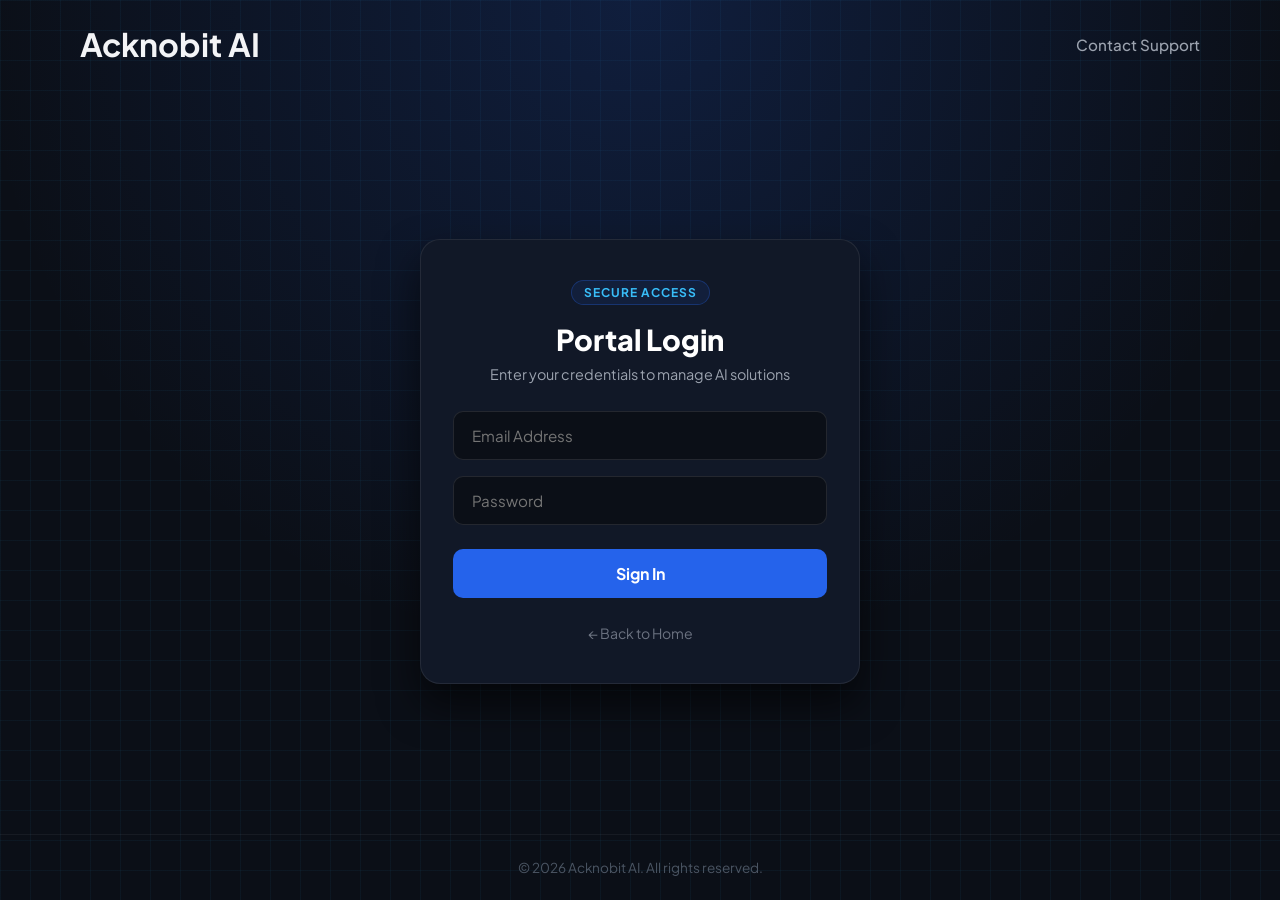
<file: frontend/admin.html>
<!doctype html>
<html lang="en">
  <head>
    <meta charset="UTF-8" />
    <meta name="viewport" content="width=device-width, initial-scale=1.0" />
    <title>Admin Panel</title>

    <style>
      * {
        margin: 0;
        padding: 0;
        box-sizing: border-box;
      }

      body {
        background-color: #020617;
        font-family:
          -apple-system, BlinkMacSystemFont, "Segoe UI", Roboto, sans-serif;
      }

      .sidebar.admin-sidebar {
        width: 260px;
        height: 100vh;
        background-color: #060b13;
        color: #94a3b8;
        display: flex;
        flex-direction: column;
        padding: 24px 16px;
        box-sizing: border-box;
        font-family:
          -apple-system, BlinkMacSystemFont, "Segoe UI", Roboto, sans-serif;
        border-right: 1px solid rgba(255, 255, 255, 0.05);
      }
      .brand {
        display: flex;
        align-items: center;
        gap: 12px;
        margin-bottom: 36px;
        padding-left: 8px;
      }
      .brand .logo-icon {
        display: flex;
        align-items: center;
        justify-content: center;
        border-radius: 10px;
        overflow: hidden;
      }

      .brand .logo-icon img {
        width: 100%;
        height: 100%;
        object-fit: cover;
        display: block;
      }

      .brand-text {
        display: flex;
        flex-direction: column;
        justify-content: center;
      }

      .brand-text h2 {
        color: #ffffff;
        font-size: 1.05rem;
        font-weight: 700;
        letter-spacing: 0.5px;
        line-height: 1.2;
        margin: 0;
      }

      .admin-badge {
        font-size: 0.65rem;
        color: #38bdf8;
        font-weight: 600;
        letter-spacing: 0.8px;
        margin-top: 2px;
      }

      .nav-section {
        display: flex;
        flex-direction: column;
        gap: 6px;
      }

      .section-title {
        font-size: 1rem;
        font-weight: 600;
        color: #475569;
        letter-spacing: 1px;
        margin-bottom: 8px;
        padding-left: 10px;
      }

      .nav-item {
        text-decoration: none;
        align-items: center;
        gap: 12px;
        padding: 10px 12px;
        border-radius: 8px;
        color: #547cb4;
        font-size: 0.9rem;
        font-weight: 500;
        transition: all 0.2s ease;
      }

      .nav-item .icon {
        font-size: 1.1rem;
      }
      .nav-item :hover {
        background-color: rgba(255, 255, 255, 0.04);
        color: #e2e8f0;
      }
      .nav-item.active {
        background-color: #0c1e33;
        color: #38bdf8;
        border: 1px solid rgba(56, 189, 248, 0.25);
      }


      
        .user-panel {
            margin-top: 100px;
            padding-top: 1.25rem;
            border-top: 1px solid blue;
            display: flex;
            align-items: center;
            justify-content: space-between;
        }

        .user-info {
            display: flex;
            align-items: center;
            gap: 12px;
        }
      .user-avatar-img {
            width: 42px;
            height: 42px;
            border-radius: 50%;
            object-fit: cover;
            border: 2px solid;
            background: #1f2937;
        }
         .user-details h4 {
            color: #38bdf8;
            font-size: 0.88rem;
            font-weight: 600;
        }
        .user-details p {
            display: flex;
            font-size: 0.75rem;
            align-items: center;
            text-decoration: solid;
            gap: 4px;
            color: green;
        }

        .user-details p::before{
           content: '';
            width: 6px;
            height: 6px;
            background: green;
            border-radius: 50%;
            display: inline-block;
            margin: 4px;
        }
           .nav-btn {
            display: flex;
            align-items: center;
            justify-content: space-between;
            padding: 0.85rem 1rem;
            border-radius: 10px;
            color: var(--text-muted);
            font-size: 0.9rem;
            font-weight: 600;
            cursor: pointer;
            transition: all 0.2s ease;
            background: transparent;
            border: 1px solid transparent;
            width: 100%;
            text-align: left;
        }
     .nav-btn-left{
        display: flex;
        align-items: center;
        gap: 10px;
     }

    .avtar{
       margin-left: -8px;
        width: 25px;
        text-align: center;
     }
      
    </style>
  </head>
  <body>
    <aside class="sidebar admin-sidebar">
      <!-- Header/Brand -->
      <div class="brand">
        <div class="logo-icon"><img src="Acknobit.jpg" alt="logo-bit" /></div>
        <div class="brand-text">
          <h2>ACKNOBIT</h2>
          <span class="admin-badge">ADMIN PORTAL</span>
        </div>
      </div>

      <!-- Main Navigation Items -->
      <div class="nav-section">
        <span class="section-title">MANAGEMENT</span>

        <!-- 1. Overview: Total bots, active bots, dead bots summary -->
        <a href="#overview" class="nav-item active">
          <span class="icon">📊</span>
          <span class="label">Overview</span>
        </a>

        <!-- 2. Visualizations / Graphs -->
        <a href="#analytics-graphs" class="nav-item">
          <span class="icon">📈</span>
          <span class="label">Analytics & Graphs</span>
        </a>

        <!-- 3. Bot Usages -->
        <a href="#bot-usages" class="nav-item">
          <span class="icon">🤖</span>
          <span class="label">Bot Usages</span>
        </a>

        <!-- 4. Customers -->
        <a href="#customers" class="nav-item">
          <span class="icon">👥</span>
          <span class="label">Customers</span>
        </a>

        <!-- 5. Messages -->
        <a href="#messages" class="nav-item">
          <span class="icon">💬</span>
          <span class="label">Messages</span>
        </a>
      </div>

      <!-- Bottom Section: Settings & Profile -->
       <div class="nav-label">Account</div>
            <button class="nav-btn" onclick="navigateTab('profile')">
                <div class="nav-btn-left">
                    <div class="avtar">
                     <svg xmlns="http://w3.org" viewBox="0 0 24 24" width="100%" height="100%">
  <!-- Background matching the image context -->
  <rect width="24" height="24" fill="#0b131e" />

  <g fill="#90a4ae">
    <!-- Profile Avatar (User Body & Head) -->
    <!-- Head -->
    <circle cx="9" cy="6.5" r="2.5" />
    
    <!-- Torso with cutout for the gear overlap -->
    <path d="M 9,10.5 
             C 5.5,10.5 3.5,12.5 3.5,15.5 
             L 3.5,17.5 
             L 10.1,17.5 
             A 4.5,4.5 0 0,1 9.6,15.0
             A 4.5,4.5 0 0,1 12.6,11.0 
             C 11.5,10.6 10.3,10.5 9,10.5 Z" />

    <!-- Settings Gear Component -->
    <path d="M 16.5,11 A 0.5,0.5 0 0,1 17,11.5 L 17,12 L 17.5,12 A 0.5,0.5 0 0,1 18,12.5 L 18,13.5 A 0.5,0.5 0 0,1 17.5,14 L 17,14 L 17,14.5 A 0.5,0.5 0 0,1 16.5,15 L 15.5,15 A 0.5,0.5 0 0,1 15,14.5 L 15,14 L 14.5,14 A 0.5,0.5 0 0,1 14,13.5 L 14,12.5 A 0.5,0.5 0 0,1 14.5,12 L 15,12 L 15,11.5 A 0.5,0.5 0 0,1 15.5,11 Z" opacity="0" />
    
    <!-- Detailed Gear Path with 6 Teeth -->
    <path d="M 16,11.5 C 16,11.2 15.8,11 15.5,11 L 14.5,11 C 14.2,11 14,11.2 14,11.5 L 14.2,12.3 C 13.9,12.5 13.6,12.7 13.4,13 L 12.6,12.7 C 12.3,12.6 12,12.8 11.9,13.1 L 11.4,14 C 11.2,14.3 11.3,14.6 11.6,14.8 L 12.3,15.2 C 12.3,15.5 12.3,15.8 12.3,16.1 L 11.6,16.5 C 11.3,16.7 11.2,17 11.4,17.3 L 11.9,18.2 C 12.1,18.5 12.4,18.6 12.7,18.5 L 13.4,18.2 C 13.7,18.5 14,18.7 14.3,18.9 L 14.1,19.7 C 14.1,20 14.3,20.2 14.6,20.2 L 15.6,20.2 C 15.9,20.2 16.1,20 16.1,19.7 L 16.2,18.9 C 16.5,18.7 16.8,18.5 17.1,18.2 L 17.8,18.5 C 18.1,18.6 18.4,18.5 18.6,18.2 L 19.1,17.3 C 19.3,17 19.2,16.7 18.9,16.5 L 18.2,16.1 C 18.2,15.8 18.2,15.5 18.2,15.2 L 18.9,14.8 C 19.2,14.6 19.3,14.3 19.1,14 L 18.6,13.1 C 18.4,12.8 18.1,12.6 17.8,12.7 L 17.1,13 C 16.8,12.7 16.5,12.5 16.2,12.3 Z 
             M 15.1,17 C 14.2,17 13.4,16.2 13.4,15.2 C 13.4,14.2 14.2,13.4 15.1,13.4 C 16.1,13.4 16.9,14.2 16.9,15.2 C 16.9,16.2 16.1,17 15.1,17 Z" />
  </g>
</svg>

                    </div>
                    <span>Profile & Settings</span>
                </div>
            </button>
        </div>

                <div class="user-panel">
            <div class="user-info">
                <img src="https://images.unsplash.com/photo-1535713875002-d1d0cf377fde?w=150" alt="Avatar" class="user-avatar-img" id="sidebarAvatar">
                <div class="user-details">
                    <h4 id="sidebarUsername">Demo Account</h4>
                    <p>Admin Member</p>
                </div>
                
        
      </div>
    </aside>
    <script>
    function navigateTab(tab) {
        if (tab === 'profile') {
          window.location.href = 'profile.html';
        }
      }

      document.addEventListener("DOMContentLoaded", function () {
        const userId = localStorage.getItem("userId");
        const storedEmail = localStorage.getItem("userEmail");

        if (!userId) {
          window.location.href = "login.html";
          return;
        }

        fetch(`http://localhost:8080/api/profile/${userId}`)
          .then((response) => {
            if (!response.ok) throw new Error("Profile not found");
            return response.json();
          })
          .then((profile) => {
            const displayName = profile.fullName || profile.username || storedEmail || "Admin User";
            document.getElementById("sidebarUsername").textContent = displayName;

            if (profile.avatarUrl) {
              const avatarPath = profile.avatarUrl.startsWith("http")
                ? profile.avatarUrl
                : `http://localhost:8080${profile.avatarUrl}`;
              document.getElementById("sidebarAvatar").src = avatarPath;
            }
          })
          .catch((err) => {
            console.warn("Could not fetch full profile, using local fallback", err);
            if (storedEmail) {
              document.getElementById("sidebarUsername").textContent = storedEmail.split("@")[0];
            }
          });
      });
    </script>
  </body>
</html>
</file>
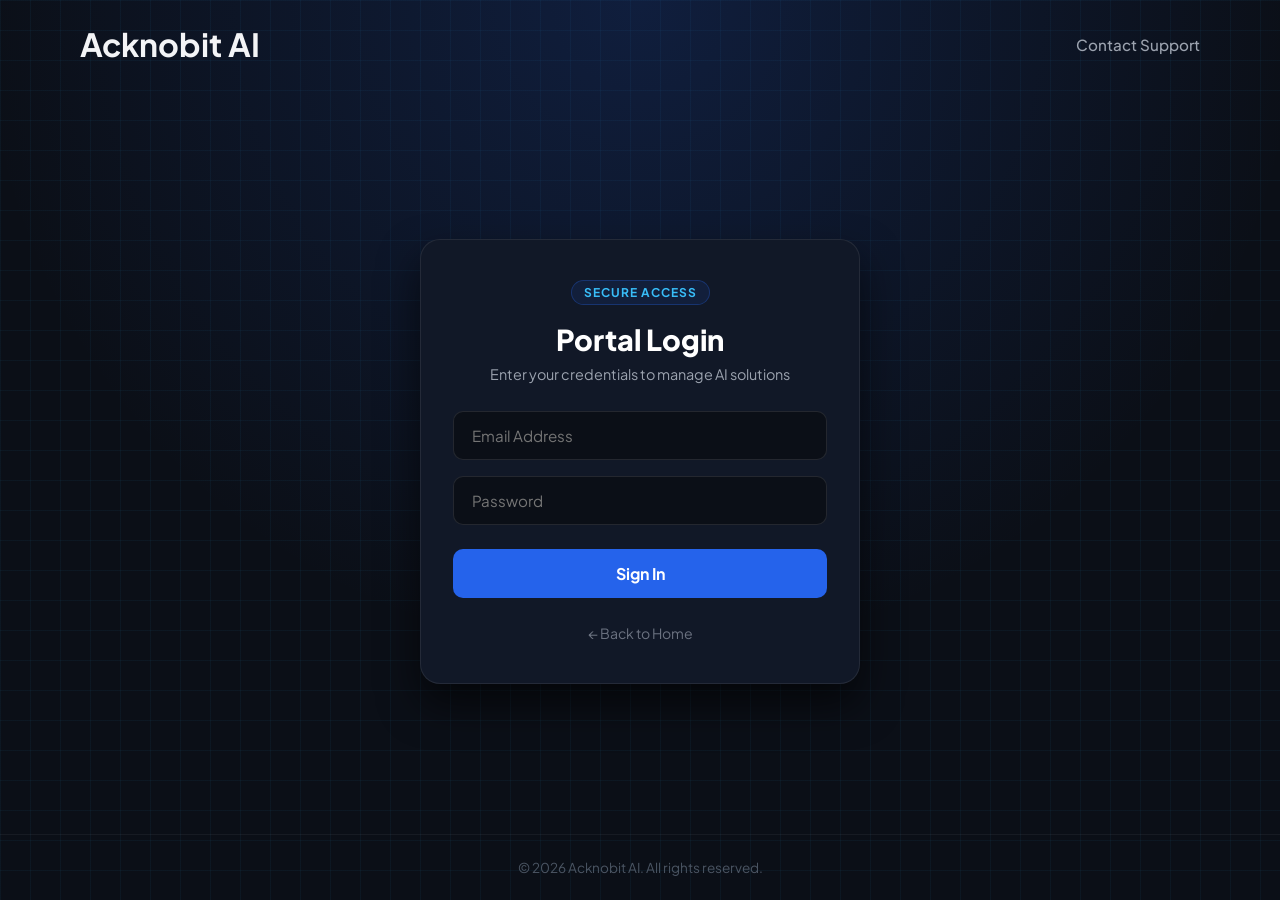
<file: frontend/login.html>
<!DOCTYPE html>
<html lang="en">
<head>
    <meta charset="UTF-8">
    <meta name="viewport" content="width=device-width, initial-scale=1.0">
    <link rel="stylesheet" href="login.css">
    <title>Acknobit AI - Admin Login</title>
</head>
<body>
    <header class="header-container">
        <h1>Acknobit AI</h1>
        <nav class="nav-bar">
            <ul>
                <li><a href="index.html#contact">Contact Support</a></li>
            </ul>
        </nav>
    </header>

    <main class="main-container">
        <div class="loginc">
            <div class="loginbox">
                <div id="success-overlay" style="display:none; text-align:center;">
                    <h2 class="success-title">Access Granted</h2>
                    <p class="success-subtitle">Redirecting to Dashboard...</p>
                </div>

                <div id="login-content">
                    <div class="tag-badge">SECURE ACCESS</div>
                    <h3 class="logwa">Portal Login</h3>
                    <p class="desc">Enter your credentials to manage AI solutions</p>

                    <form id="loginForm" novalidate>
                        <div class="inputg">
                            <input type="email" id="mail" name="email" placeholder="Email Address" required>
                        </div>
                        <div class="inputg">
                            <input type="password" id="password" name="password" placeholder="Password" required>
                        </div>
                        <button type="submit" class="but">Sign In</button>
                        
                        <div class="login-footer">
                            <div class="jaruri">
                                <a href="index.html">← Back to Home</a>
                            </div>
                        </div>
                    </form>
                </div>
            </div>
        </div> 
    </main>

    <footer>
        © 2026 Acknobit AI. All rights reserved.
    </footer>

<script>
const form = document.getElementById('loginForm');
const loginContent = document.getElementById('login-content');
const successOverlay = document.getElementById('success-overlay');

form.addEventListener('submit', function(e) {
    e.preventDefault();
    
    let isValid = true;
    document.querySelectorAll('.error-msg').forEach(el => el.remove());
    document.querySelectorAll('input').forEach(el => el.style.borderColor = '');
    
    const mail = document.getElementById("mail");
    const password = document.getElementById("password");

    const inputs = [mail, password];

    inputs.forEach(input => {
        if (!input.value.trim()) {
            isValid = false;
            input.style.borderColor = '#ef4444';
            const err = document.createElement('span');
            err.className = 'error-msg';
            err.style.cssText = 'color: #ef4444; font-size: 0.8rem; display: block; margin-top: -10px; margin-bottom: 12px; text-align: left;';
            err.textContent = "Please fill in this field";
            input.parentNode.appendChild(err);
        }
    });
    
    if (isValid) {
        const userData = {
            email: mail.value.trim().toLowerCase(),
            password: password.value.trim()
        };

        fetch("http://localhost:8080/Admin/login", {
            method: "POST",
            headers: {
                "Content-Type": "application/json"
            },
            body: JSON.stringify(userData)
        })
        .then(async response => {
            const data = await response.json();
            
            if (response.ok) {
                localStorage.setItem("userId", data.id);
                localStorage.setItem("userEmail", data.email || userData.email);
                if (loginContent && successOverlay) {
                    loginContent.style.display = "none";
                    successOverlay.style.display = "block";
                }
                setTimeout(() => {
                    window.location.href = "admin.html";
                }, 2000);
            } else {
                alert("LOGIN FAILED: " + (data.message || "Invalid Credentials"));
            }
        })
        .catch(error => {
            console.error("Server Side Error: ", error);
            alert("SERVER SIDE ISSUE: Connection Failed");
        });
    }
});
</script>
</body>
</html>
</file>
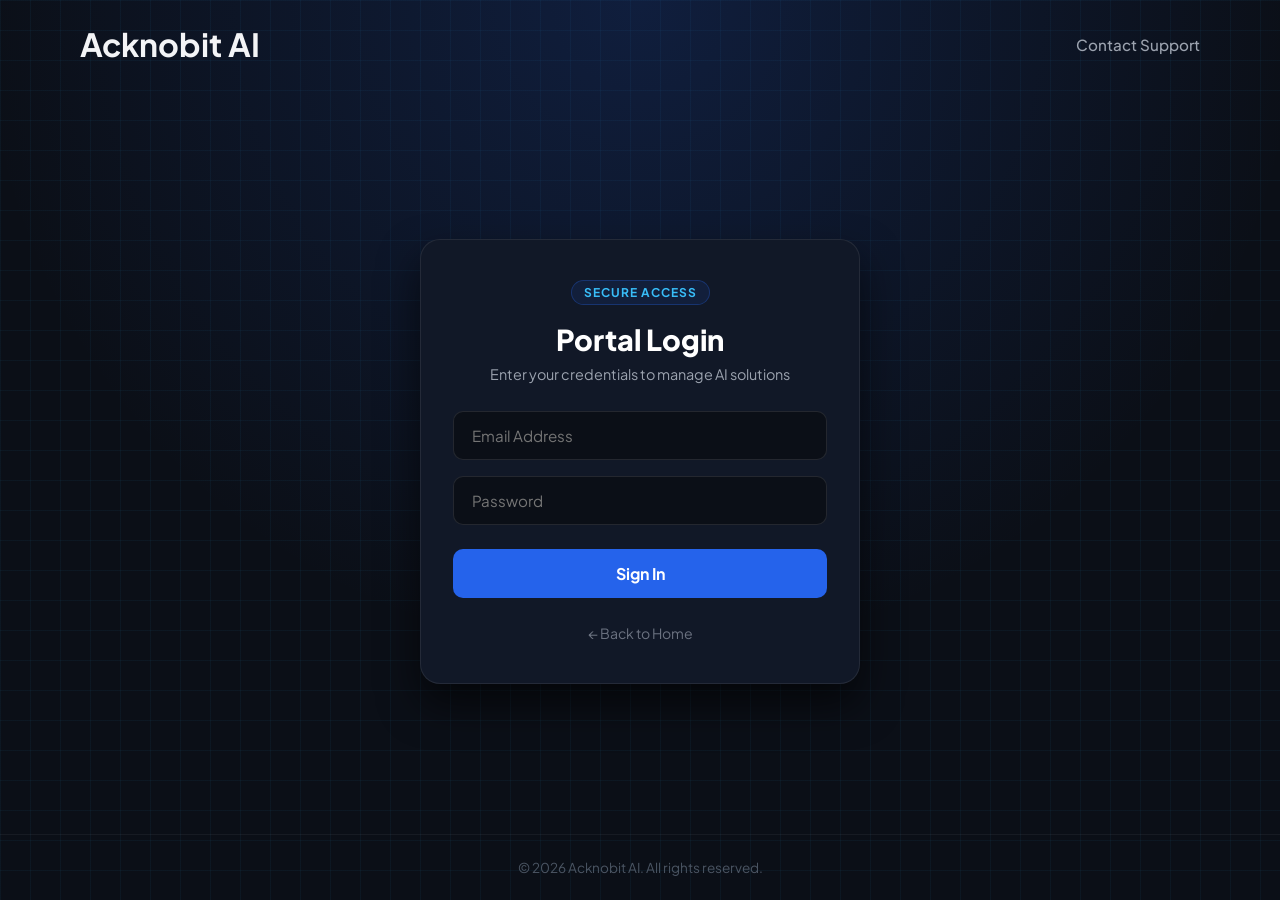
<file: frontend/profile.html>
<!DOCTYPE html>
<html lang="en">
<head>
    <meta charset="UTF-8">
    <meta name="viewport" content="width=device-width, initial-scale=1.0">
    <title>Acknobit | Profile & Workspace Settings</title>
    <link rel="preconnect" href="https://fonts.googleapis.com">
    <link rel="preconnect" href="https://fonts.gstatic.com" crossorigin>
    <link href="https://fonts.googleapis.com/css2?family=Plus+Jakarta+Sans:wght@400;500;600;700;800&family=JetBrains+Mono:wght@400;500;600&display=swap" rel="stylesheet">
    <link rel="stylesheet" href="https://cdnjs.cloudflare.com/ajax/libs/font-awesome/6.4.0/css/all.min.css">
    <style>
        :root {
            --bg: #030712;
            --surface: #0b0f19;
            --card: #111827;
            --border: #1f2937;
            --primary: #38bdf8;
            --primary-glow: rgba(56, 189, 248, 0.15);
            --text: #f9fafb;
            --text-muted: #9ca3af;
        }
        * { margin: 0; padding: 0; box-sizing: border-box; font-family: 'Plus Jakarta Sans', system-ui, sans-serif; }
        body { background-color: var(--bg); color: var(--text); min-height: 100vh; }
        main { max-width: 1100px; margin: 0 auto; padding: 2.5rem 2rem; }

        .topbar-title h1 { font-size: 2rem; font-weight: 800; letter-spacing: -0.5px; }
        .topbar-title p { color: var(--text-muted); font-size: 0.95rem; margin-top: 4px; margin-bottom: 2rem; }

        .profile-container {
            display: grid;
            grid-template-columns: 320px 1fr;
            gap: 2rem;
        }
        @media (max-width: 800px) {
            .profile-container { grid-template-columns: 1fr; }
            .form-row { grid-template-columns: 1fr !important; }
        }

        .profile-card {
            background: var(--card);
            border: 1px solid var(--border);
            border-radius: 16px;
            padding: 2rem;
            text-align: center;
            display: flex;
            flex-direction: column;
            align-items: center;
            height: fit-content;
        }
        .avatar-uploader { position: relative; width: 110px; height: 110px; margin-bottom: 1.5rem; }
        .avatar-preview {
            width: 100%; height: 100%; border-radius: 50%; object-fit: cover;
            border: 3px solid var(--primary); box-shadow: 0 0 20px rgba(56, 189, 248, 0.2); background: #1f2937;
        }
        .avatar-upload-btn {
            position: absolute; bottom: 0; right: 0; width: 36px; height: 36px;
            background: var(--primary); color: var(--bg); border-radius: 50%;
            display: flex; align-items: center; justify-content: center; cursor: pointer;
            box-shadow: 0 4px 10px rgba(0,0,0,0.5); transition: transform 0.2s;
        }
        .avatar-upload-btn:hover { transform: scale(1.1); }
        .profile-card h3 { font-size: 1.2rem; font-weight: 700; }
        .profile-card p { color: var(--text-muted); font-size: 0.85rem; margin-top: 4px; }

        .settings-card { background: var(--card); border: 1px solid var(--border); border-radius: 16px; padding: 2rem; margin-bottom: 2rem; }
        .settings-card-header { margin-bottom: 1.5rem; padding-bottom: 1rem; border-bottom: 1px solid var(--border); }
        .settings-card-header h3 { font-size: 1.15rem; font-weight: 700; }
        .settings-card-header p { color: var(--text-muted); font-size: 0.85rem; margin-top: 3px; }

        .form-row { display: grid; grid-template-columns: 1fr 1fr; gap: 1.5rem; margin-bottom: 1.5rem; }
        .form-group label { display: block; font-size: 0.85rem; font-weight: 600; color: var(--text-muted); margin-bottom: 0.5rem; }
        .form-input {
            width: 100%; padding: 0.8rem 1rem; background: var(--surface); border: 1px solid var(--border);
            border-radius: 10px; color: var(--text); font-size: 0.9rem; outline: none; transition: border-color 0.2s;
        }
        .form-input:focus { border-color: var(--primary); box-shadow: 0 0 0 3px var(--primary-glow); }

        .switch-row { display: flex; align-items: center; justify-content: space-between; padding: 1rem 0; border-bottom: 1px solid var(--border); }
        .switch-row:last-child { border-bottom: none; }
        .switch-info h4 { font-size: 0.95rem; font-weight: 600; }
        .switch-info p { font-size: 0.8rem; color: var(--text-muted); margin-top: 2px; }
        .switch { position: relative; display: inline-block; width: 46px; height: 24px; flex-shrink: 0; }
        .switch input { opacity: 0; width: 0; height: 0; }
        .slider { position: absolute; cursor: pointer; top: 0; left: 0; right: 0; bottom: 0; background-color: var(--border); transition: .3s; border-radius: 24px; }
        .slider:before { position: absolute; content: ""; height: 18px; width: 18px; left: 3px; bottom: 3px; background-color: white; transition: .3s; border-radius: 50%; }
        input:checked + .slider { background-color: var(--primary); }
        input:checked + .slider:before { transform: translateX(22px); }

        .btn-saas {
            display: inline-flex; align-items: center; gap: 8px; padding: 0.75rem 1.4rem; border-radius: 10px;
            font-weight: 600; font-size: 0.88rem; cursor: pointer; transition: all 0.2s ease; text-decoration: none; border: none;
        }
        .btn-primary { background: linear-gradient(135deg, #0284c7 0%, var(--primary) 100%); color: #030712; font-weight: 700; box-shadow: 0 4px 15px rgba(56, 189, 248, 0.25); }
        .btn-primary:hover { filter: brightness(1.1); }
        .btn-secondary { background: var(--card); color: var(--text); border: 1px solid var(--border); }
        .btn-secondary:hover { background: var(--border); }

        .toast {
            position: fixed; bottom: 2rem; right: 2rem; background: var(--card); border: 1px solid var(--primary);
            color: var(--text); padding: 1rem 1.5rem; border-radius: 12px; display: flex; align-items: center; gap: 12px;
            box-shadow: 0 20px 40px rgba(0,0,0,0.5); transform: translateY(100px); opacity: 0;
            transition: all 0.3s cubic-bezier(0.16, 1, 0.3, 1); z-index: 200;
        }
        .toast.show { transform: translateY(0); opacity: 1; }
    </style>
</head>
<body>
    <main>
        <div class="topbar-title">
            <h1>Profile & Workspace Settings</h1>
            <p>Customize your personal profile picture, notification channels, and portal behavior.</p>
        </div>

        <div class="profile-container">
            <div class="profile-card">
                <div class="avatar-uploader">
                    <img src="https://images.unsplash.com/photo-1535713875002-d1d0cf377fde?w=150" alt="Avatar" class="avatar-preview" id="mainAvatarPreview">
                    <label for="avatarInput" class="avatar-upload-btn">
                        <i class="fa-solid fa-camera"></i>
                    </label>
                    <input type="file" id="avatarInput" accept="image/*" style="display: none;">
                </div>
                <h3 id="cardProfileName">Demo Account</h3>
                <p id="cardProfileEmail">demo@acknobit.io</p>
                <div style="margin-top: 1.5rem; width: 100%;">
                    <button class="btn-saas btn-secondary" style="width: 100%; justify-content: center;" onclick="document.getElementById('avatarInput').click()">
                        <i class="fa-solid fa-upload"></i> Change Photo
                    </button>
                </div>
            </div>

            <div>
                <div class="settings-card">
                    <div class="settings-card-header">
                        <h3>Personal Information</h3>
                        <p>Update your primary contact and organizational details.</p>
                    </div>
                    <div class="form-row">
                        <div class="form-group">
                            <label>Full Name</label>
                            <input type="text" class="form-input" id="inputFullName" value="">
                        </div>
                        <div class="form-group">
                            <label>Email Address</label>
                            <input type="email" class="form-input" id="inputEmail" value="">
                        </div>
                    </div>
                    <div class="form-row">
                        <div class="form-group">
                            <label>Phone / WhatsApp Number</label>
                            <input type="text" class="form-input" id="inputPhone" value="">
                        </div>
                        <div class="form-group">
                            <label>Preferred Communication</label>
                            <select class="form-input" id="inputComm">
                                <option>WhatsApp & Email</option>
                                <option>Telegram</option>
                                <option>Email Only</option>
                            </select>
                        </div>
                    </div>
                    <button class="btn-saas btn-primary" onclick="saveProfileChanges()">
                        <i class="fa-solid fa-floppy-disk"></i> Save Profile Details
                    </button>
                </div>

                <div class="settings-card">
                    <div class="settings-card-header">
                        <h3>Client Preferences & Toggles</h3>
                        <p>Adjust alerts and notification preferences.</p>
                    </div>

                    <div class="switch-row">
                        <div class="switch-info">
                            <h4>Instant WhatsApp Updates</h4>
                            <p>Get alerted as soon as our bot finishes building deliverables.</p>
                        </div>
                        <label class="switch">
                            <input type="checkbox" checked onchange="showToast('Notification settings changed')">
                            <span class="slider"></span>
                        </label>
                    </div>

                    <div class="switch-row">
                        <div class="switch-info">
                            <h4>Weekly Progress Summary</h4>
                            <p>Receive automated milestone reports on ongoing works.</p>
                        </div>
                        <label class="switch">
                            <input type="checkbox" checked onchange="showToast('Summary preference updated')">
                            <span class="slider"></span>
                        </label>
                    </div>

                    <div class="switch-row">
                        <div class="switch-info">
                            <h4>Direct Developer Access</h4>
                            <p>Allow bot architects to send priority questions to your WhatsApp.</p>
                        </div>
                        <label class="switch">
                            <input type="checkbox" onchange="showToast('Developer access updated')">
                            <span class="slider"></span>
                        </label>
                    </div>
                </div>
            </div>
        </div>
    </main>

    <div class="toast" id="toast">
        <i class="fa-solid fa-circle-check" style="color: var(--primary);"></i>
        <span id="toastMsg">Action executed successfully.</span>
    </div>

    <script>
        const userId = localStorage.getItem("userId");
        const storedEmail = localStorage.getItem("userEmail");
        let selectedAvatarFile = null;

        document.addEventListener("DOMContentLoaded", function () {
            if (!userId) {
                window.location.href = "login.html";
                return;
            }

            fetch(`http://localhost:8080/api/profile/${userId}`)
                .then(response => {
                    if (!response.ok) throw new Error("Profile not found");
                    return response.json();
                })
                .then(profile => {
                    const fullName = profile.fullName || "Admin User";
                    const email = profile.email || storedEmail || "";
                    const phone = profile.phone || "";

                    document.getElementById("cardProfileName").textContent = fullName;
                    document.getElementById("cardProfileEmail").textContent = email;
                    document.getElementById("inputFullName").value = fullName;
                    document.getElementById("inputEmail").value = email;
                    document.getElementById("inputPhone").value = phone;

                    if (profile.avatarUrl) {
                        const avatarPath = profile.avatarUrl.startsWith("http")
                            ? profile.avatarUrl
                            : `http://localhost:8080${profile.avatarUrl}`;
                        document.getElementById("mainAvatarPreview").src = avatarPath;
                    }
                })
                .catch(err => {
                    console.warn("Could not fetch profile, applying local fallback:", err);
                    if (storedEmail) {
                        document.getElementById("cardProfileEmail").textContent = storedEmail;
                        document.getElementById("inputEmail").value = storedEmail;
                    }
                });
        });

        document.getElementById("avatarInput").addEventListener("change", async function (event) {
            const file = event.target.files[0];
            if (!file || !userId) return;

            selectedAvatarFile = file;

            const reader = new FileReader();
            reader.onload = (e) => {
                document.getElementById("mainAvatarPreview").src = e.target.result;
            };
            reader.readAsDataURL(file);

            const fullName = document.getElementById("inputFullName").value.trim();
            const email = document.getElementById("inputEmail").value.trim();
            const phone = document.getElementById("inputPhone").value.trim();

            const profileData = { fullName, email, phone };
            const formData = new FormData();
            formData.append("profile", new Blob([JSON.stringify(profileData)], { type: "application/json" }));
            formData.append("avatar", file);

            try {
                const response = await fetch(`http://localhost:8080/api/profile/${userId}`, {
                    method: "PUT",
                    body: formData
                });

                if (response.ok) {
                    const savedProfile = await response.json();
                    if (savedProfile.avatarUrl) {
                        const avatarPath = savedProfile.avatarUrl.startsWith("http")
                            ? savedProfile.avatarUrl
                            : `http://localhost:8080${savedProfile.avatarUrl}`;
                        document.getElementById("mainAvatarPreview").src = avatarPath;
                    }
                    showToast("Profile photo updated successfully!");
                } else {
                    const errorMsg = await response.text();
                    showToast("Failed to upload photo: " + errorMsg);
                }
            } catch (err) {
                console.error("Auto photo upload error:", err);
                showToast("Network error while uploading photo.");
            }
        });

        async function saveProfileChanges() {
            if (!userId) {
                showToast("Please login first!");
                return;
            }

            const fullName = document.getElementById("inputFullName").value.trim();
            const email = document.getElementById("inputEmail").value.trim();
            const phone = document.getElementById("inputPhone").value.trim();

            const profileData = {
                fullName: fullName,
                email: email,
                phone: phone
            };

            const formData = new FormData();
            formData.append("profile", new Blob([JSON.stringify(profileData)], { type: "application/json" }));

            if (selectedAvatarFile) {
                formData.append("avatar", selectedAvatarFile);
            }

            try {
                const response = await fetch(`http://localhost:8080/profile/${userId}`, {
                    method: "PUT",
                    body: formData
                });

                if (response.ok) {
                    const savedProfile = await response.json();
                    document.getElementById("cardProfileName").textContent = savedProfile.fullName || fullName;
                    document.getElementById("cardProfileEmail").textContent = savedProfile.email || email;
                    showToast("Profile details saved successfully!");
                } else {
                    const errorMsg = await response.text();
                    showToast("Save failed: " + errorMsg);
                }
            } catch (error) {
                console.error("Save profile error:", error);
                showToast("Network error while saving details.");
            }
        }

        function showToast(msg) {
            const toast = document.getElementById("toast");
            document.getElementById("toastMsg").innerText = msg;
            toast.classList.add("show");
            setTimeout(() => toast.classList.remove("show"), 3000);
        }
    </script>
</body>
</html>
</file>
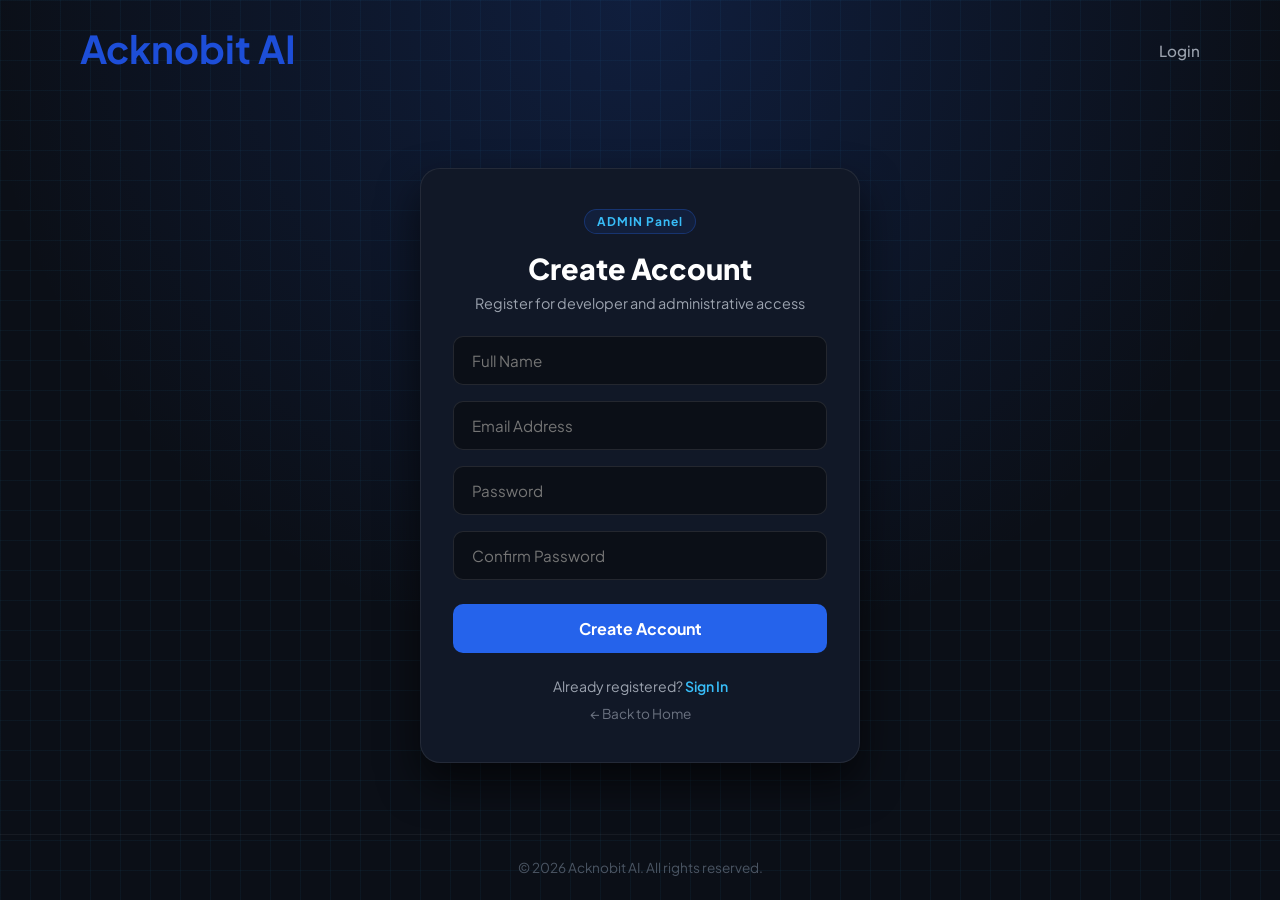
<file: frontend/register.html>
<!DOCTYPE html>
<html lang="en">
<head>
    <meta charset="UTF-8">
    <meta name="viewport" content="width=device-width, initial-scale=1.0">
    <link rel="stylesheet" href="register.css">
    <title>Acknobit AI - Admin Registration</title>
</head>
<body>
    <header class="header-container">
        <h1>Acknobit AI</h1>
        <nav class="nav-bar">
            <ul>
                <li><a href="login.html">Login</a></li>
            </ul>
        </nav>
    </header>

    <main class="main-container">
        <div class="loginc">
            <div class="loginbox">
                <div id="success-overlay" style="display:none; text-align:center;">
                    <h2 class="success-title">Account Created</h2>
                    <p class="success-subtitle">Redirecting to Login...</p>
                </div>

                <div id="register-content">
                    <div class="tag-badge">ADMIN Panel</div>
                    <h3 class="logwa">Create Account</h3>
                    <p class="desc">Register for developer and administrative access</p>

                    <form id="registerForm" novalidate>
                        <div class="inputg">
                            <input type="text" id="fullName" name="fullName" placeholder="Full Name" required>
                        </div>
                        <div class="inputg">
                            <input type="email" id="mail" name="email" placeholder="Email Address" required>
                        </div>
                        <div class="inputg">
                            <input type="password" id="password" name="password" placeholder="Password" required>
                        </div>
                        <div class="inputg">
                            <input type="password" id="confirmPassword" name="confirmPassword" placeholder="Confirm Password" required>
                        </div>
                        <button type="submit" class="but">Create Account</button>
                        
                        <div class="login-footer">
                            <div class="jaruri">
                                <p class="alt-action">Already registered? <a href="login.html">Sign In</a></p>
                                <a href="index.html" class="back-link">← Back to Home</a>
                            </div>
                        </div>
                    </form>
                </div>
            </div>
        </div> 
    </main>

    <footer>
        © 2026 Acknobit AI. All rights reserved.
    </footer>

<script>
const form = document.getElementById('registerForm');
const registerContent = document.getElementById('register-content');
const successOverlay = document.getElementById('success-overlay');

form.addEventListener('submit', function(e) {
    e.preventDefault();
    
    let isValid = true;
    document.querySelectorAll('.error-msg').forEach(el => el.remove());
    document.querySelectorAll('input').forEach(el => el.style.borderColor = '');
    
    const fullName = document.getElementById("fullName");
    const mail = document.getElementById("mail");
    const password = document.getElementById("password");
    const confirmPassword = document.getElementById("confirmPassword");

    const inputs = [fullName, mail, password, confirmPassword];

    inputs.forEach(input => {
        if (!input.value.trim()) {
            isValid = false;
            input.style.borderColor = '#ef4444';
            const err = document.createElement('span');
            err.className = 'error-msg';
            err.style.cssText = 'color: #ef4444; font-size: 0.8rem; display: block; margin-top: -10px; margin-bottom: 12px; text-align: left;';
            err.textContent = "Please fill in this field";
            input.parentNode.appendChild(err);
        }
    });

    if (isValid && password.value.trim() !== confirmPassword.value.trim()) {
        isValid = false;
        confirmPassword.style.borderColor = '#ef4444';
        const err = document.createElement('span');
        err.className = 'error-msg';
        err.style.cssText = 'color: #ef4444; font-size: 0.8rem; display: block; margin-top: -10px; margin-bottom: 12px; text-align: left;';
        err.textContent = "Passwords do not match";
        confirmPassword.parentNode.appendChild(err);
    }
    
    if (isValid) {
        const userData = {
            Username: fullName.value.trim(),
            email: mail.value.trim().toLowerCase(),
            password: password.value.trim()
        };

        fetch("http://localhost:8080/Admin/register", {
            method: "POST",
            headers: {
                "Content-Type": "application/json"
            },
            body: JSON.stringify(userData)
        })
        .then(async response => {
            const data = await response.json();
            if (response.ok) {
                if (registerContent && successOverlay) {
                    registerContent.style.display = "none";
                    successOverlay.style.display = "block";
                }
                setTimeout(() => {
                    window.location.href = "login.html";
                }, 2000);
            } else {
                alert("REGISTRATION FAILED: " + (data.message || "Could not complete registration"));
            }
        })
        .catch(error => {
            console.error("Server Error: ", error);
            alert("SERVER SIDE ISSUE: Connection Failed");
        });
    }
});
</script>
</body>
</html>
</file>
<file: frontend/login.css>
@import url('https://fonts.googleapis.com/css2?family=Plus+Jakarta+Sans:wght@400;500;600;700;800&display=swap');

* {
    margin: 0;
    padding: 0;
    box-sizing: border-box;
    font-family: 'Plus Jakarta Sans', sans-serif;
}

body {
    background-color: #0b0f17;
    background-image: 
        radial-gradient(circle at 50% 0%, rgba(37, 99, 235, 0.18) 0%, rgba(15, 23, 42, 0) 60%),
        linear-gradient(rgba(56, 189, 248, 0.05) 1px, transparent 1px),
        linear-gradient(90deg, rgba(56, 189, 248, 0.05) 1px, transparent 1px);
    background-size: 100% 100%, 30px 30px, 30px 30px;
    background-attachment: fixed;
    color: #f3f4f6;
    min-height: 100vh;
    display: flex;
    flex-direction: column;
    justify-content: space-between;
}

.header-container {
    padding: 24px 40px;
    display: flex;
    justify-content: space-between;
    align-items: center;
    max-width: 1200px;
    width: 100%;
    margin: 0 auto;
}


.nav-bar ul {
    list-style: none;
}

.nav-bar a {
    color: #9ca3af;
    text-decoration: none;
    font-size: 0.95rem;
    font-weight: 500;
    transition: color 0.3s ease;
}

.nav-bar a:hover {
    color: #38bdf8;
}

.main-container {
    display: flex;
    align-items: center;
    justify-content: center;
    flex: 1;
    padding: 40px 20px;
}

.loginc {
    width: 100%;
    max-width: 440px;
}

.loginbox {
    background: #111827;
    border: 1px solid rgba(255, 255, 255, 0.08);
    border-radius: 20px;
    padding: 40px 32px;
    box-shadow: 0 20px 40px rgba(0, 0, 0, 0.6);
    text-align: center;
    position: relative;
}

.tag-badge {
    display: inline-block;
    padding: 4px 12px;
    font-size: 0.75rem;
    font-weight: 700;
    letter-spacing: 1px;
    color: #38bdf8;
    background: rgba(37, 99, 235, 0.1);
    border: 1px solid rgba(37, 99, 235, 0.3);
    border-radius: 20px;
    margin-bottom: 16px;
}

.logwa {
    font-size: 1.8rem;
    font-weight: 800;
    color: #ffffff;
    margin-bottom: 8px;
}

.desc {
    color: #9ca3af;
    font-size: 0.9rem;
    margin-bottom: 28px;
}

.inputg {
    margin-bottom: 16px;
}

input {
    width: 100%;
    padding: 14px 18px;
    background: #0b0f17;
    border: 1px solid rgba(255, 255, 255, 0.1);
    border-radius: 10px;
    color: #fff;
    font-size: 0.95rem;
    outline: none;
    transition: all 0.3s ease;
}

input:focus {
    border-color: #2563eb;
    box-shadow: 0 0 10px rgba(37, 99, 235, 0.3);
}

.but {
    width: 100%;
    padding: 14px;
    background: #2563eb;
    color: #ffffff;
    border: none;
    border-radius: 10px;
    font-size: 1rem;
    font-weight: 700;
    cursor: pointer;
    transition: all 0.3s ease;
    margin-top: 8px;
}

.but:hover {
    background: #1d4ed8;
    box-shadow: 0 10px 25px -5px rgba(37, 99, 235, 0.4);
    transform: translateY(-2px);
}

.login-footer {
    margin-top: 24px;
}

.jaruri a {
    color: #6b7280;
    text-decoration: none;
    font-size: 0.88rem;
    transition: color 0.3s ease;
}

.jaruri a:hover {
    color: #38bdf8;
}

.success-title {
    font-size: 1.6rem;
    font-weight: 800;
    color: #38bdf8;
    margin-bottom: 8px;
}

.success-subtitle {
    color: #9ca3af;
    font-size: 0.95rem;
}

footer {
    padding: 24px;
    text-align: center;
    font-size: 0.85rem;
    color: #4b5563;
    border-top: 1px solid rgba(255, 255, 255, 0.05);
}

@media (max-width: 480px) {
    .header-container {
        padding: 20px;
    }
    
    .loginbox {
        padding: 30px 20px;
    }
}
</file>
<file: frontend/register.css>
@import url('https://fonts.googleapis.com/css2?family=Plus+Jakarta+Sans:wght@400;500;600;700;800&display=swap');

* {
    margin: 0;
    padding: 0;
    box-sizing: border-box;
    font-family: 'Plus Jakarta Sans', sans-serif;
}

body {
    background-color: #0b0f17;
    background-image: 
        radial-gradient(circle at 50% 0%, rgba(37, 99, 235, 0.18) 0%, rgba(15, 23, 42, 0) 60%),
        linear-gradient(rgba(56, 189, 248, 0.05) 1px, transparent 1px),
        linear-gradient(90deg, rgba(56, 189, 248, 0.05) 1px, transparent 1px);
    background-size: 100% 100%, 30px 30px, 30px 30px;
    background-attachment: fixed;
    color: #f3f4f6;
    min-height: 100vh;
    display: flex;
    flex-direction: column;
    justify-content: space-between;
}

.header-container {
    font-size: 1.2rem;
    padding: 24px 40px;
    display: flex;
    justify-content: space-between;
    align-items: center;
    max-width: 1200px;
    width: 100%;
    margin: 0 auto;
    color: #1d4ed8;
}



.nav-bar ul {
    list-style: none;
}

.nav-bar a {
    color: #9ca3af;
    text-decoration: none;
    font-size: 0.95rem;
    font-weight: 500;
    transition: color 0.3s ease;
}

.nav-bar a:hover {
    color: #38bdf8;
}

.main-container {
    display: flex;
    align-items: center;
    justify-content: center;
    flex: 1;
    padding: 40px 20px;
}

.loginc {
    width: 100%;
    max-width: 440px;
}

.loginbox {
    background: #111827;
    border: 1px solid rgba(255, 255, 255, 0.08);
    border-radius: 20px;
    padding: 40px 32px;
    box-shadow: 0 20px 40px rgba(0, 0, 0, 0.6);
    text-align: center;
    position: relative;
}

.tag-badge {
    display: inline-block;
    padding: 4px 12px;
    font-size: 0.75rem;
    font-weight: 700;
    letter-spacing: 1px;
    color: #38bdf8;
    background: rgba(37, 99, 235, 0.1);
    border: 1px solid rgba(37, 99, 235, 0.3);
    border-radius: 20px;
    margin-bottom: 16px;
}

.logwa {
    font-size: 1.8rem;
    font-weight: 800;
    color: #ffffff;
    margin-bottom: 8px;
}

.desc {
    color: #9ca3af;
    font-size: 0.9rem;
    margin-bottom: 24px;
}

.inputg {
    margin-bottom: 16px;
}

input {
    width: 100%;
    padding: 14px 18px;
    background: #0b0f17;
    border: 1px solid rgba(255, 255, 255, 0.1);
    border-radius: 10px;
    color: #fff;
    font-size: 0.95rem;
    outline: none;
    transition: all 0.3s ease;
}

input:focus {
    border-color: #2563eb;
    box-shadow: 0 0 10px rgba(37, 99, 235, 0.3);
}

.but {
    width: 100%;
    padding: 14px;
    background: #2563eb;
    color: #ffffff;
    border: none;
    border-radius: 10px;
    font-size: 1rem;
    font-weight: 700;
    cursor: pointer;
    transition: all 0.3s ease;
    margin-top: 8px;
}

.but:hover {
    background: #1d4ed8;
    box-shadow: 0 10px 25px -5px rgba(37, 99, 235, 0.4);
    transform: translateY(-2px);
}

.login-footer {
    margin-top: 24px;
}

.jaruri {
    display: flex;
    flex-direction: column;
    gap: 10px;
}

.alt-action {
    color: #9ca3af;
    font-size: 0.88rem;
}

.alt-action a {
    color: #38bdf8;
    text-decoration: none;
    font-weight: 600;
}

.alt-action a:hover {
    text-decoration: underline;
}

.back-link {
    color: #6b7280;
    text-decoration: none;
    font-size: 0.85rem;
    transition: color 0.3s ease;
}

.back-link:hover {
    color: #ffffff;
}

.success-title {
    font-size: 1.6rem;
    font-weight: 800;
    color: #38bdf8;
    margin-bottom: 8px;
}

.success-subtitle {
    color: #9ca3af;
    font-size: 0.95rem;
}

footer {
    padding: 24px;
    text-align: center;
    font-size: 0.85rem;
    color: #4b5563;
    border-top: 1px solid rgba(255, 255, 255, 0.05);
}

@media (max-width: 480px) {
    .header-container {
        padding: 20px;
    }
    
    .loginbox {
        padding: 30px 20px;
    }
}
</file>
